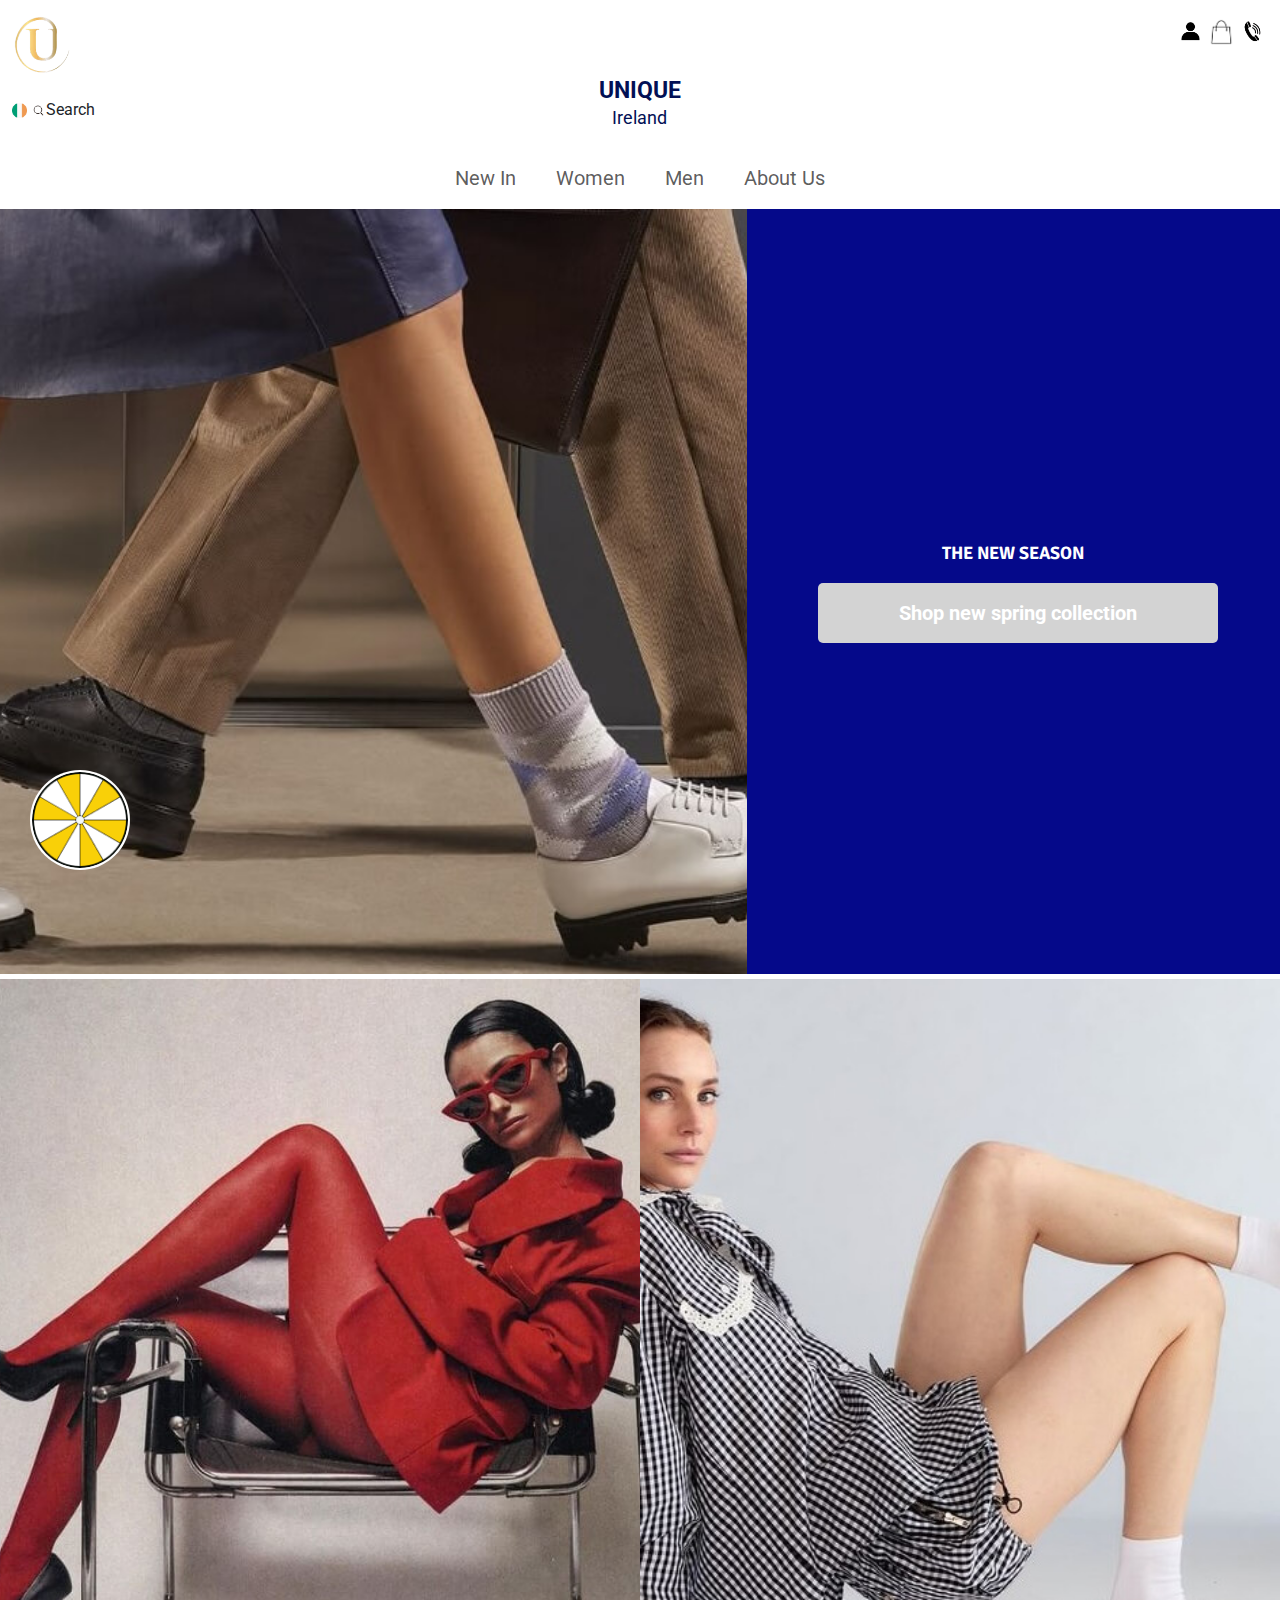
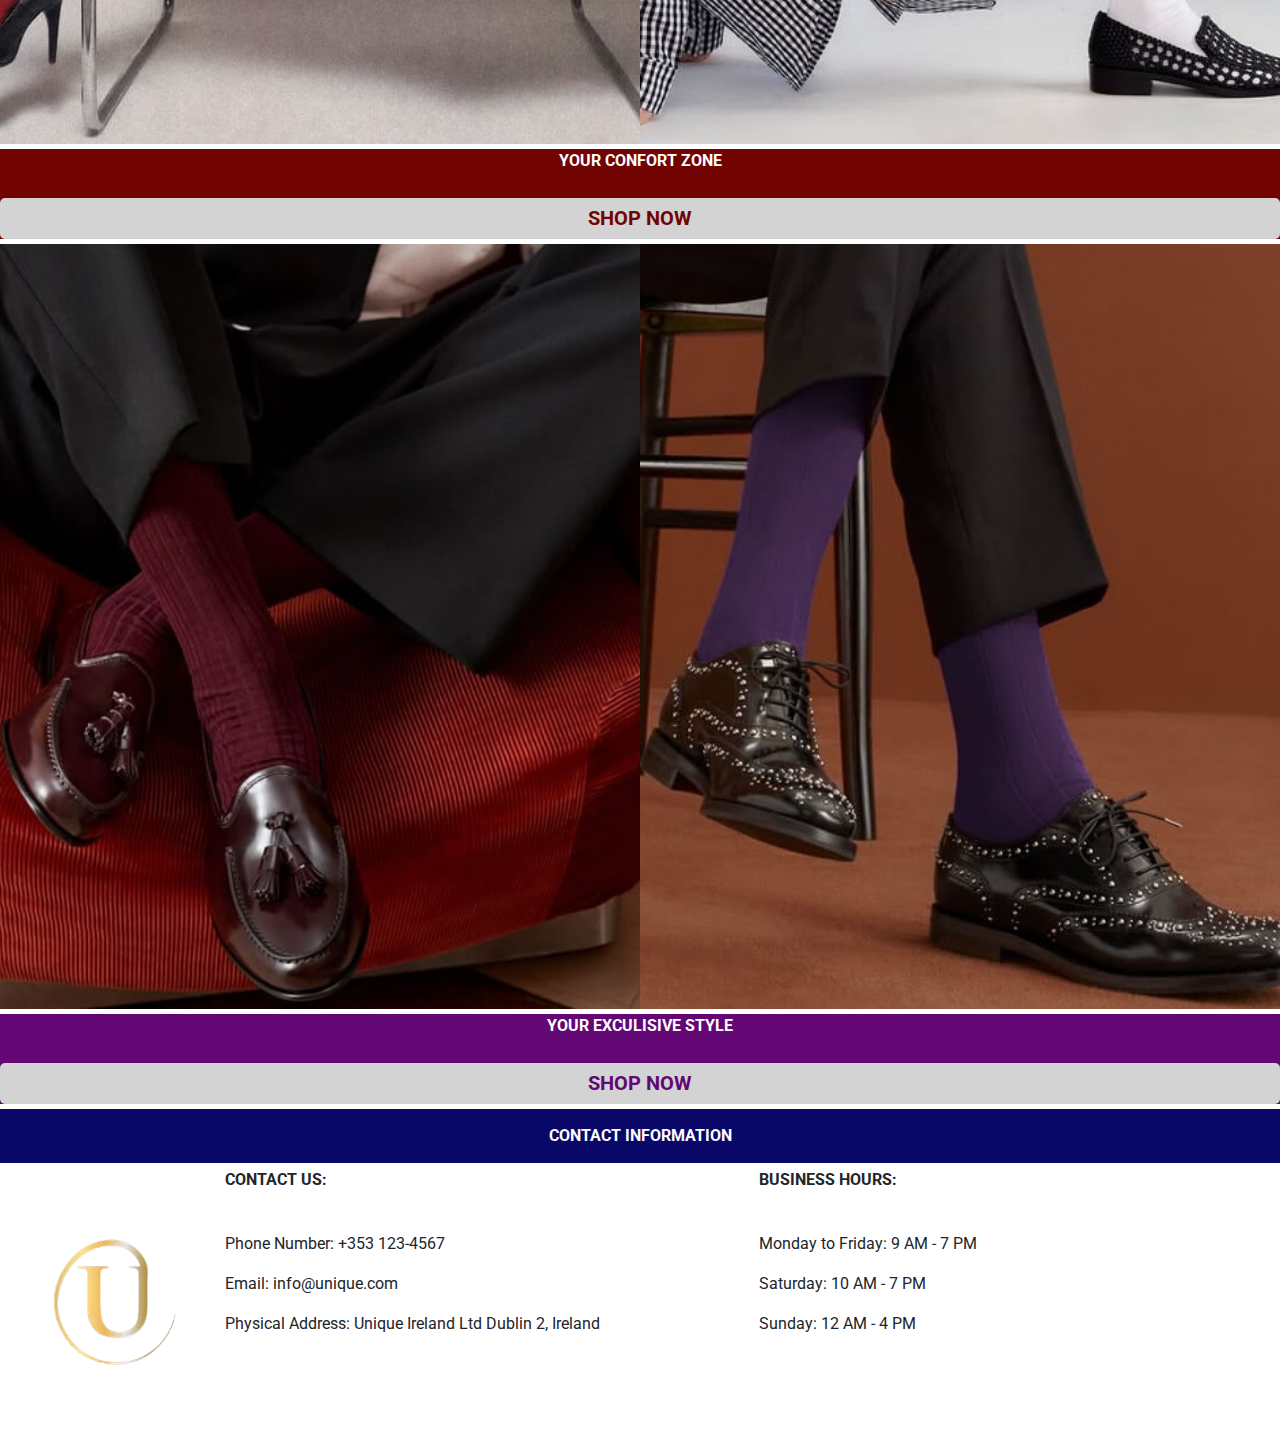
<file: index.html>
<!-- Author: Angirmaa x24177032, Xinming Hui x24176141 -->
<!DOCTYPE html>
<html lang="en">
  <head>
    <meta charset="utf-8">
    <meta name="viewport" content="width=device-width, initial-scale=1">
<!-- HEAD -->
    <meta
      name="description"
      content="The unique ireland online shoes shop website aims to provide customer order their desired durable leather shoes quick and easy way. We offer a wide range of shoes for both women and men">
    <meta name="robots" content="index,follow">
    <meta name="googlebot" content="index,follow">
    <title>Shoe Shop</title>
    <link rel="stylesheet" href="css/style.css">
    <link
      href="https://fonts.googleapis.com/css2?family=Charm:wght@400;700&family=Roboto:ital,wght@0,100..900;1,100..900&family=Signika+Negative:wght@300..700&display=swap"
      rel="stylesheet"
    >
    <link
      href="https://cdn.jsdelivr.net/npm/bootstrap@5.3.3/dist/css/bootstrap.min.css"
      rel="stylesheet"
      integrity="sha384-QWTKZyjpPEjISv5WaRU9OFeRpok6YctnYmDr5pNlyT2bRjXh0JMhjY6hW+ALEwIH"
      crossorigin="anonymous"
    >
  </head>
  <body>
    <div class="container-fluid containerMain">
      <div class="row d-flex align-items-start justify-content-end mt-3">
        <div
          class="col-6 d-flex flex-column align-items-start justify-content-center"
        >
          <a href="./index.html">
            <img src="./imgs/index/logo.png" alt="logo" class="logo">
          </a>
        </div>
        <div class="col-6 d-flex justify-content-end">
          <a href="./pages/signup.html">
            <img
              src="./imgs/index/CreateAccountAvatar.png"
              alt="Account"
              class="icon"
            >
          </a>
          <img
            id="bag"
            src="./imgs/index/ShoppingBagAvatar.png"
            alt="Bag"
            class="icon"
          >
          <img
            id="contactus"
            src="./imgs/index/contactAvatar.png"
            alt="Phone"
            class="icon"
          >
        </div>
      </div>
      <div class="row d-flex align-items-center">
        <div class="col-4">
          <div class="d-flex align-items-center">
            <img src="./imgs/index/ireland.png" alt="Ireland" class="sicon">
            <img
              src="./imgs/index/search.png"
              alt="search"
              class="sicon ms-1"
            >
            <p class="serach">Search</p>
          </div>
        </div>
        <div class="col-4 d-flex justify-content-center">
          <div class="d-flex flex-column align-items-center">
            <p class="mbm5 shopName">UNIQUE</p>
            <p class="shopSubtitle">Ireland</p>
          </div>
        </div>
        <div class="col-4"></div>
      </div>
      <div id="navbar" class="row">
        <div class="container d-flex align-items-center justify-content-center">
          <nav class="navbar navbar-expand-sm">
            <ul class="navbar-nav gap-4">
              <li class="nav-item">
                <a class="nav-link nitem" href="./pages/newin.html">New In</a>
              </li>
              <li class="nav-item">
                <a class="nav-link nitem" href="./pages/women.html">Women</a>
              </li>
              <li class="nav-item">
                <a class="nav-link nitem" href="./pages/men.html">Men</a>
              </li>
              <li class="nav-item">
                <a class="nav-link nitem" href="./pages/aboutUs.html"
                  >About Us</a
                >
              </li>
            </ul>
          </nav>
        </div>
      </div>

      <div class="row newInRow">
        <div class="col-sm-7 col-md-7 col-lg-7 newInImg"></div>
        <!-- Closing newInImg-->

        <div class="col-sm-5 col-md-5 col-lg-5 newInText">
          
          <p class="newSeasonText">THE NEW SEASON</p>
         
            <button onclick="location.href='pages/newIn.html'" class="shoppingButtonNewIn">
              Shop new spring collection
            </button>
         
        </div>
        <!-- Closing newInText-->
      </div>
      <!-- Closing newInRow-->

      <div class="row womenImgRow">
        <div class="col-sm-6 col-md-6 col-lg-6 womenImg1"></div>
        <!-- Closing womenImg1-->

        <div class="col-sm-6 col-md-6 col-lg-6 womenImg2"></div>
        <!-- Closing womenImg2-->
      </div>
      <!-- Closing womenImgRow-->

      <div class="row womenShopButton">
        <p class="confortZone">YOUR CONFORT ZONE</p>
      
          <button onclick="location.href='pages/women.html'" class="shoppingButtonWomen">SHOP NOW</button>
        
      </div>
      <!-- Closing womenShopButton-->

      <div class="row manImgRow">
        <div class="col-sm-6 col-md-6 col-lg-6 manImg1"></div>
        <!-- Closing manImg1-->

        <div class="col-sm-6 col-md-6 col-lg-6 manImg2"></div>
        <!-- Closing manImg2-->
      </div>
      <!-- Closing manImgRow-->

      <div class="row manShopButton">
        <p class="exculisiveStyle">YOUR EXCULISIVE STYLE</p>
        
          <button onclick="location.href='pages/men.html'" class="shoppingButtonMan">SHOP NOW</button>
        
      </div>
      <!-- Closing manShopButton-->

      <div class="row contactRow">CONTACT INFORMATION</div>
      <!-- Closing contact-->
      <div class="row contactInformationRow">
        <div class="col-sm-2 col-md-2 col-lg-2 footerLogoCol">
          <a href="index.html">
            <img
              class="footerLogo"
              src="imgs/index/logo.png"
              alt="this is the logo picture"
            >
          </a>
        </div>
        <!-- Closing footerLogoCol-->

        <div class="col-sm-5 col-md-5 col-lg-5 contactNumbersCol">
          <p class="contactText">CONTACT US:</p>
          <br>
          <p>Phone Number: +353 123-4567</p>
          <p>Email: info@unique.com</p>
          <p>Physical Address: Unique Ireland Ltd Dublin 2, Ireland</p>
        </div>
        <!-- contactNumbersCol-->
        <div class="col-sm-5 col-md-5 col-lg-5 businessHoursCol">
          <p class="businessHoursText">BUSINESS HOURS:</p>
          <br>
          <p>Monday to Friday: 9 AM - 7 PM</p>
          <p>Saturday: 10 AM - 7 PM</p>
          <p>Sunday: 12 AM - 4 PM</p>
        </div>
        <!-- Closing businessHoursCol-->
      </div>
      <!-- Closing contact information row-->
      <img
        id="lottery"
        src="./imgs/index/wheel.png"
        alt="Wheel"
        class="spinwheel rotate"
      >
    </div>
    <!-- Closing mainContainer-->

    <script>
      //Lottery
      const lottery = document.getElementById("lottery");
      lottery.addEventListener("click", () => {
        const randomNum = Math.floor(Math.random() * 101);
        alert(`Congrats, you got ${randomNum}% Off 🎁`);
      });
    </script>

    <script>
      //Scroll to content
      document.getElementById("bag").addEventListener("click", function () {
        var destination = document.getElementById("navbar");
        var positionY = destination.offsetTop + destination.offsetHeight;
        window.scrollTo(0, positionY);
      });
      //Scroll to the contact section
      document
        .getElementById("contactus")
        .addEventListener("click", function () {
          window.scrollTo(0, document.body.scrollHeight);
        });
    </script>
    <script
      src="https://cdn.jsdelivr.net/npm/bootstrap@5.3.3/dist/js/bootstrap.bundle.min.js"
      integrity="sha384-YvpcrYf0tY3lHB60NNkmXc5s9fDVZLESaAA55NDzOxhy9GkcIdslK1eN7N6jIeHz"
      crossorigin="anonymous"
    ></script>
  </body>
</html>
</file>
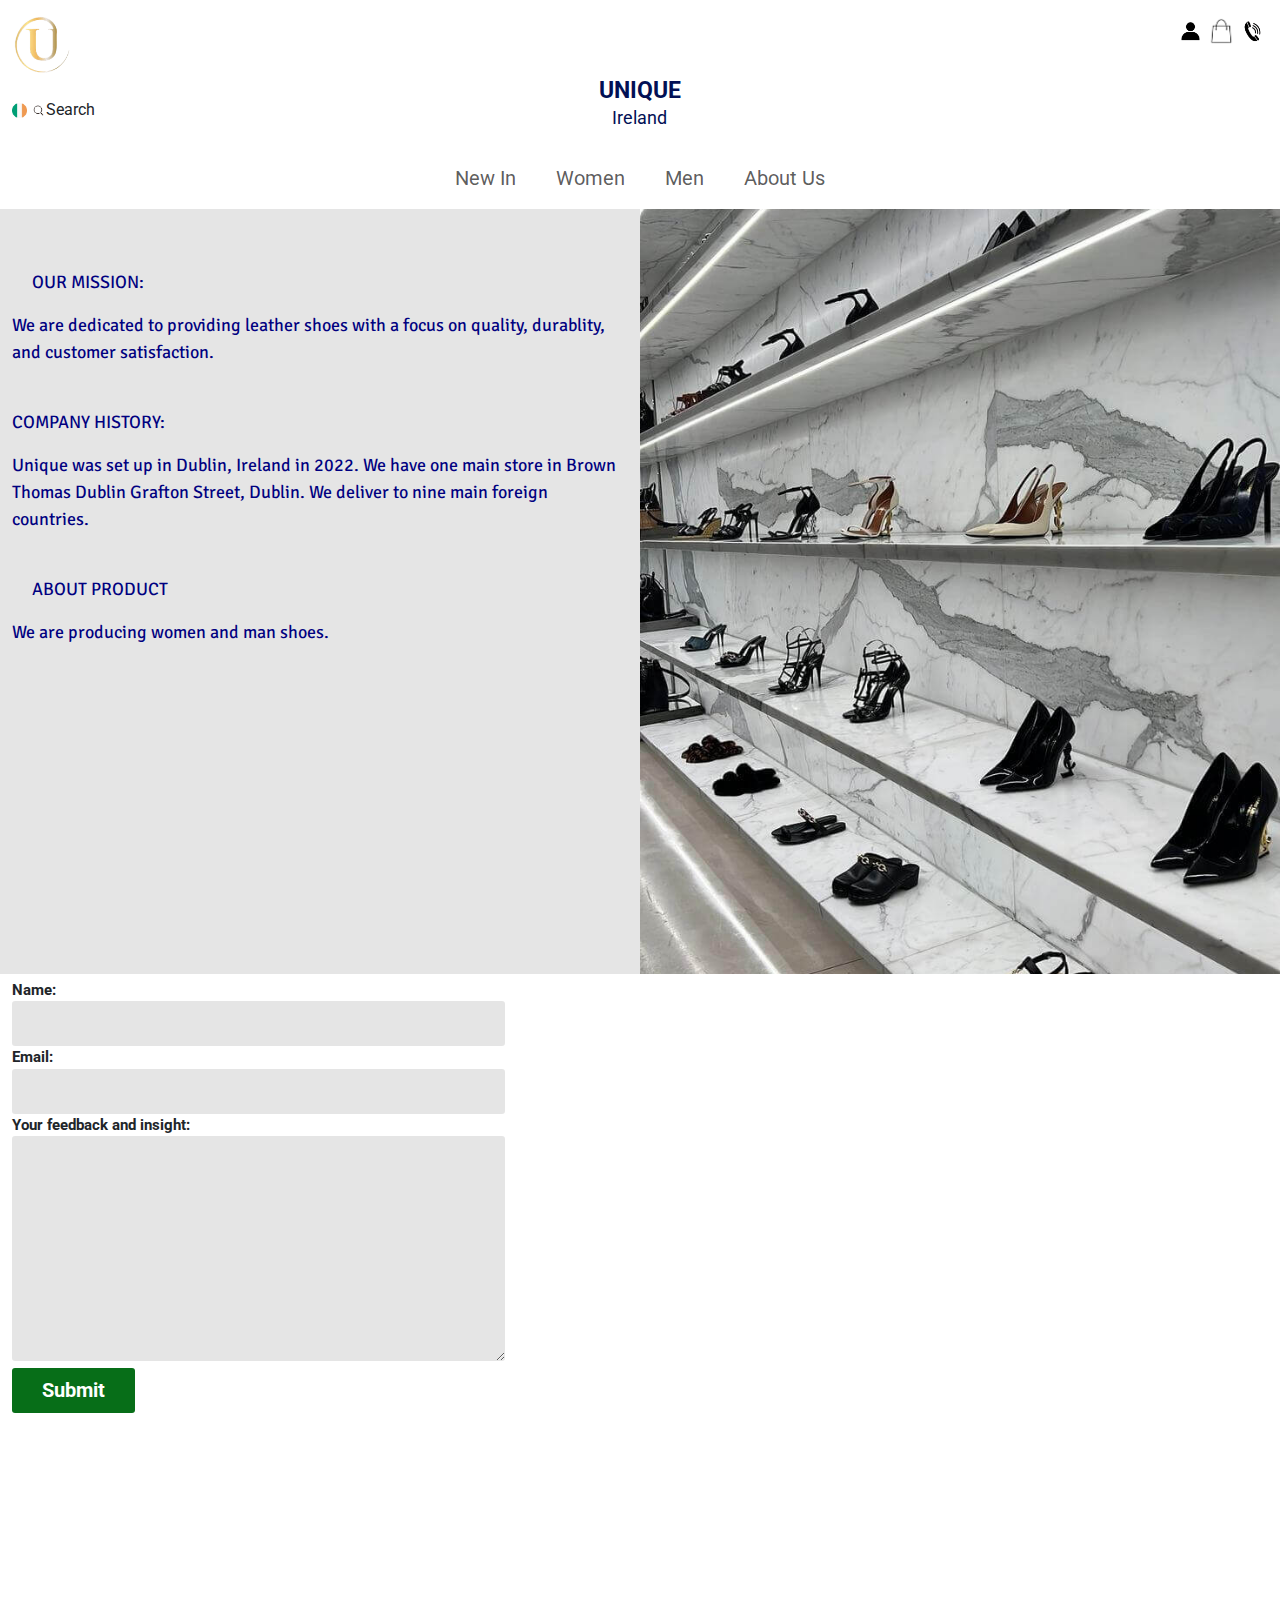
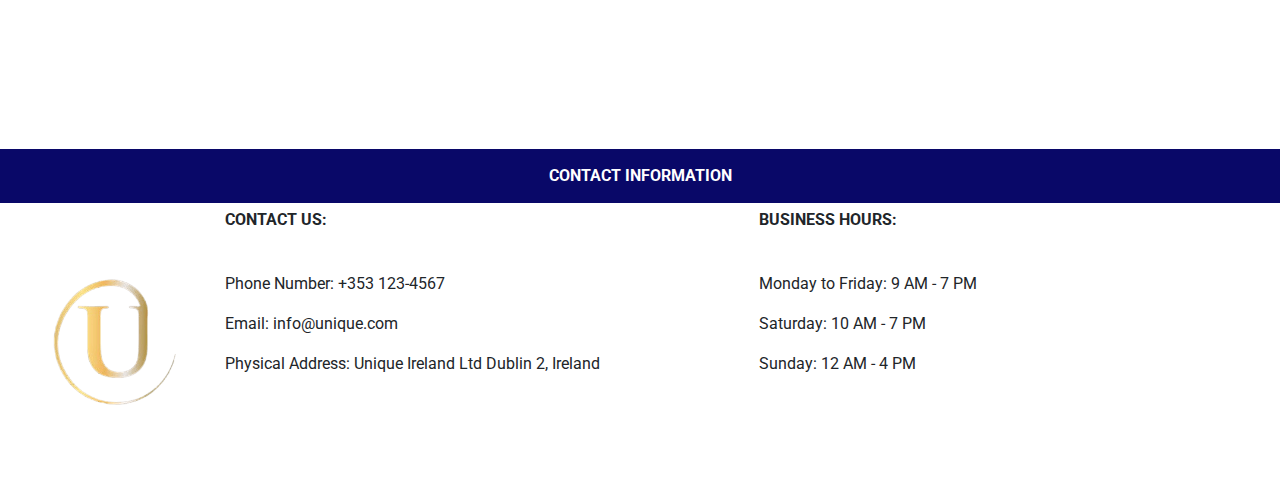
<file: pages/aboutUs.html>
<!-- Author: Angirmaa x24177032 -->
<!DOCTYPE html>
<html lang="en">
  <head>
    <meta charset="utf-8">
    <meta name="viewport" content="width=device-width, initial-scale=1">
    <meta
      name="description"
      content="The unique ireland online shoes shop website aims to provide customer order their desired durable leather shoes quick and easy way. We offer a wide range of shoes for both women and men"
    />
    <meta name="robots" content="index,follow" />
    <meta name="googlebot" content="index,follow" />
    <title>About us</title>
    <link rel="stylesheet" href="../css/style.css">
    <link
      href="https://fonts.googleapis.com/css2?family=Charm:wght@400;700&family=Roboto:ital,wght@0,100..900;1,100..900&family=Signika+Negative:wght@300..700&display=swap"
      rel="stylesheet"
    >
    <link
      href="https://cdn.jsdelivr.net/npm/bootstrap@5.3.3/dist/css/bootstrap.min.css"
      rel="stylesheet"
      integrity="sha384-QWTKZyjpPEjISv5WaRU9OFeRpok6YctnYmDr5pNlyT2bRjXh0JMhjY6hW+ALEwIH"
      crossorigin="anonymous"
    >
  </head>
  <body>
    <div class="container-fluid containerMain">
      <div class="row d-flex align-items-start justify-content-end mt-3">
        <div
          class="col-6 d-flex flex-column align-items-start justify-content-center"
        >
          <a href="../index.html">
            <img src="../imgs/index/logo.png" alt="logo" class="logo">
          </a>
        </div>
        <div class="col-6 d-flex justify-content-end">
          <a href="../pages/signup.html">
            <img
              src="../imgs/index/CreateAccountAvatar.png"
              alt="Account"
              class="icon"
            >
          </a>
          <a href="../index.html">
          <img
            id="bag"
            src="../imgs/index/ShoppingBagAvatar.png"
            alt="Bag"
            class="icon"
          >
          </a>
          <img
            id="contactus"
            src="../imgs/index/contactAvatar.png"
            alt="Phone"
            class="icon"
          >
        </div>
      </div>
      <div class="row d-flex align-items-center">
        <div class="col-4">
          <div class="d-flex align-items-center">
            <img src="../imgs/index/ireland.png" alt="Ireland" class="sicon">
            <img
              src="../imgs/index/search.png"
              alt="search"
              class="sicon ms-1"
            >
            <p class="serach">Search</p>
          </div>
        </div>
        <div class="col-4 d-flex justify-content-center">
          <div class="d-flex flex-column align-items-center">
            <p class="mbm5 shopName">UNIQUE</p>
            <p class="shopSubtitle">Ireland</p>
          </div>
        </div>
        <div class="col-4"></div>
      </div>
      <div id="navbar" class="row">
        <div class="container d-flex align-items-center justify-content-center">
          <nav class="navbar navbar-expand-sm">
            <ul class="navbar-nav gap-4">
              <li class="nav-item">
                <a class="nav-link nitem" href="./newin.html">New In</a>
              </li>
              <li class="nav-item">
                <a class="nav-link nitem" href="./women.html">Women</a>
              </li>
              <li class="nav-item">
                <a class="nav-link nitem" href="./men.html">Men</a>
              </li>
              <li class="nav-item">
                <a class="nav-link nitem" href="./aboutUs.html">About Us</a>
              </li>
            </ul>
          </nav>
        </div>
      </div>

      <div class="row aboutCompanyRow">
        <div class="col-sm-6 col-md-6 col-lg-6 aboutCompanyTextCol">
          <p class="missiontext">OUR MISSION:</p>
          <p class="missionDef">
            We are dedicated to providing leather shoes with a focus on quality,
            durablity, and customer satisfaction.
          </p>
          <br>
          <p class="companyHistory">COMPANY HISTORY:</p>
          <p class="companyHistoryDef">
            Unique was set up in Dublin, Ireland in 2022. We have one main store
            in Brown Thomas Dublin Grafton Street, Dublin. We deliver to nine
            main foreign countries.
          </p>
          <br>
          <p class="aboutCompany">ABOUT PRODUCT</p>
          <p>We are producing women and man shoes.</p>
        </div>
        <!-- Closing aboutCompanyTextCol-->

        <div class="col-sm-6 col-md-6 col-lg-6 storeImgCol">
         
        </div>
        <!-- Closing storeImgCol-->
      </div>
      <!-- Closing row aboutCompanyRow-->

      <div class="row CommentMap">
        <div class="col-sm-6 col-md-6 col-lg-6 costumerCommentFormCol">

          <form id="commentForm">
            <label for="name">Name:</label><br>
            <input
              type="text"
              id="name"
              name="name"
              minlength="2"
              maxlength="30"
              required
            ><br>
            <label for="email">Email:</label><br>
            <input 
              type="email" 
              id="email" 
              required 
              >
            <p id="emailError">
              Email is invalid, please check it.
            </p>
            <label>Your feedback and insight:</label><br>
            <textarea 
              class="comment" 
              name="comment" 
              minlength="30"
              required 
              ></textarea><br>
            <input
              type="submit"
              class="submitComment"
              value="Submit"
            >
          </form>
        </div>
        <!-- Closing costumerCommentFormCol-->

        <div class="col-sm-6 col-md-6 col-lg-6 googlemapCol">
          <iframe
            class="googleMap"
            src="https://www.google.com/maps/embed?pb=!1m18!1m12!1m3!1d2382.0461833418276!2d-6.262506023312517!3d53.34242947228822!2m3!1f0!2f0!3f0!3m2!1i1024!2i768!4f13.1!3m3!1m2!1s0x48670e9b9c94c0a3%3A0xa54c1aa91c311bb1!2sBrown%20Thomas%20Dublin!5e0!3m2!1sen!2sie!4v1744016233430!5m2!1sen!2sie"
            style="border: 0"
            allowfullscreen=""
            loading="lazy"
            referrerpolicy="no-referrer-when-downgrade"
          ></iframe>
        </div>
        <!-- Closing googlemapCol-->
      </div>
      <!-- Closing row CommentMap-->

      <div class="row contactRow">CONTACT INFORMATION</div>
      <!-- Closing contact-->
      <div class="row contactInformationRow">
        <div class="col-sm-2 col-md-2 col-lg-2 footerLogoCol">
          <a href="../index.html">
            <img
              class="footerLogo" src="../imgs/index/logo.png" alt="this is the logo picture">
          </a>
        </div>
        <!-- Closing footerLogoCol-->
        <div class="col-sm-5 col-md-5 col-lg-5 contactNumbersCol">
          <p class="contactText">CONTACT US:</p>
          <br>
          <p>Phone Number: +353 123-4567</p>
          <p>Email: info@unique.com</p>
          <p>Physical Address: Unique Ireland Ltd Dublin 2, Ireland</p>
        </div>
        <!-- contactNumbersCol-->
        <div class="col-sm-5 col-md-5 col-lg-5 businessHoursCol">
          <p class="businessHoursText">BUSINESS HOURS:</p>
          <br>
          <p>Monday to Friday: 9 AM - 7 PM</p>
          <p>Saturday: 10 AM - 7 PM</p>
          <p>Sunday: 12 AM - 4 PM</p>
        </div>
        <!-- Closing businessHoursCol-->
      </div>
      <!-- Closing contact information row-->
    </div>
    <!-- Closing mainContainer-->

    <script>
      //Scroll to the contact section
      document
        .getElementById("contactus")
        .addEventListener("click", function () {
          window.scrollTo(0, document.body.scrollHeight);
        });

      //Comment email 
      document
        .getElementById("email")
        .addEventListener("input", function () {
          const errorMessage = document.getElementById("emailError");

          const emailPattern = /^[a-zA-Z0-9._-]+@[a-zA-Z0-9.-]+\.[a-zA-Z]{2,}$/;

          if (!emailPattern.test(this.value)) {
            errorMessage.style.display = "block";
          } else {
            errorMessage.style.display = "none";
          }
        });

        // Submit button alert message 
        const form = document.getElementById("commentForm");
        form.addEventListener("submit", function(event) {
        event.preventDefault(); 
        alert("Thank you for your feedback!");
        });

    </script>

    <script
      src="https://cdn.jsdelivr.net/npm/bootstrap@5.3.3/dist/js/bootstrap.bundle.min.js"
      integrity="sha384-YvpcrYf0tY3lHB60NNkmXc5s9fDVZLESaAA55NDzOxhy9GkcIdslK1eN7N6jIeHz"
      crossorigin="anonymous"
    ></script>
  </body>
</html>
</file>
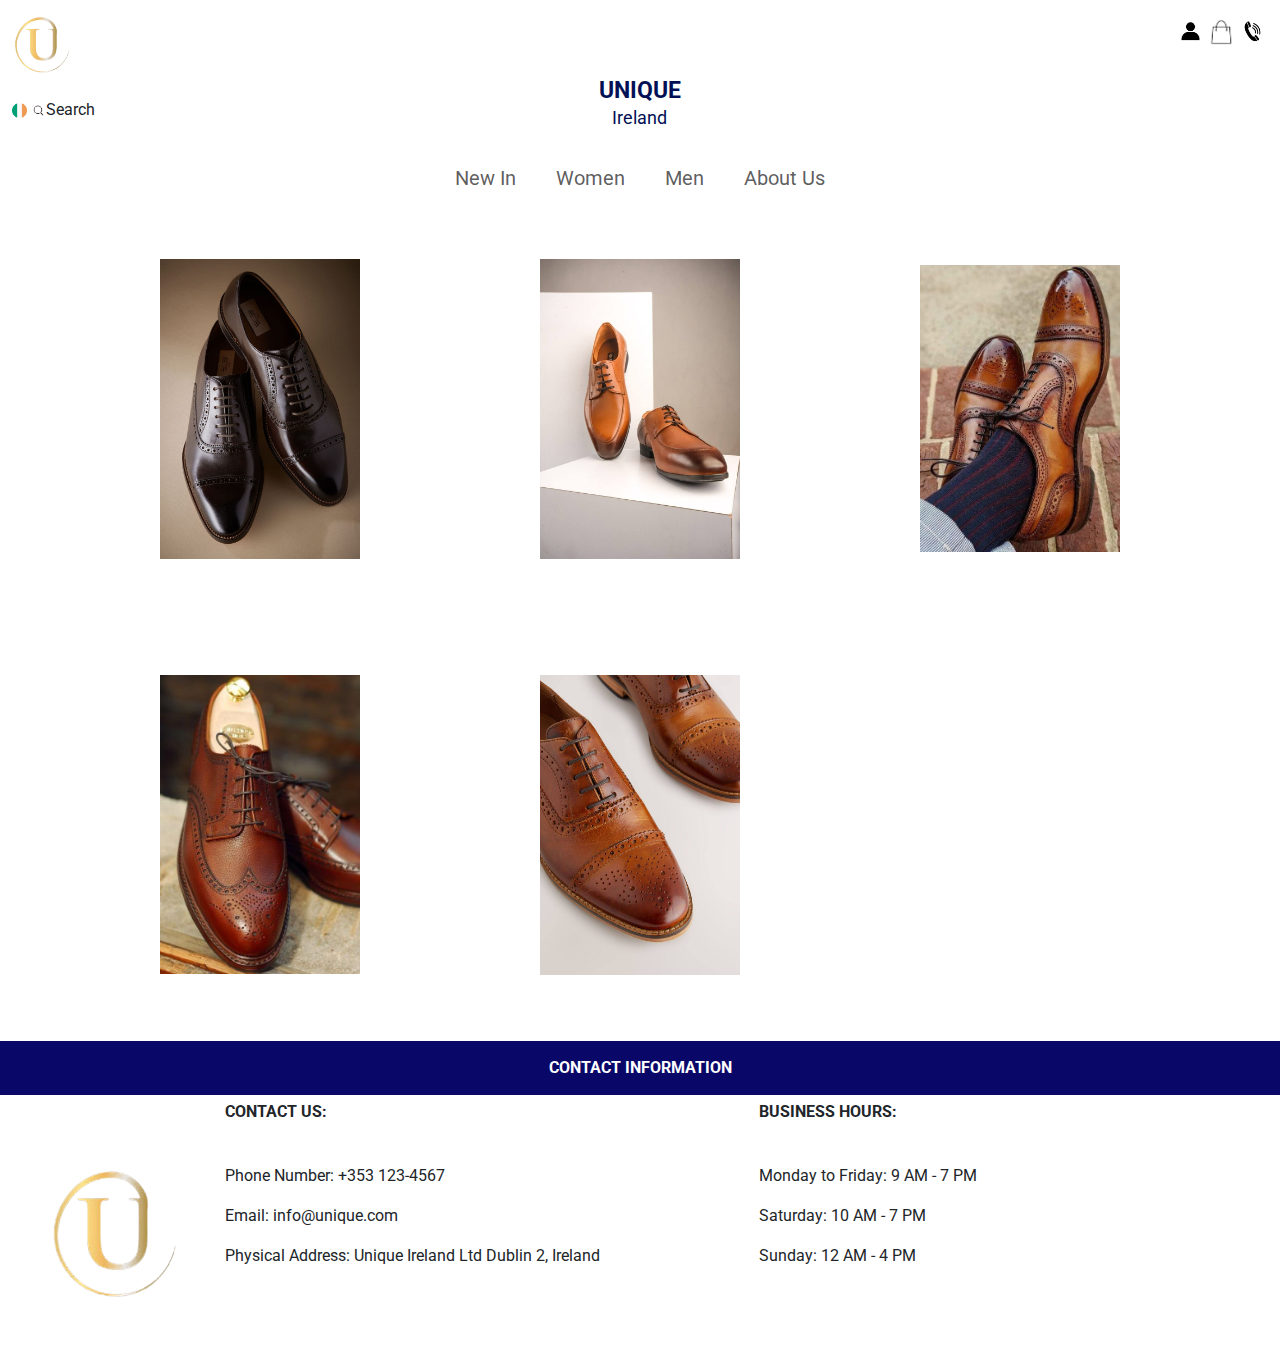
<file: pages/men.html>
<!-- Author: Xinming Hui x24176141 -->
<!DOCTYPE html>
<html lang="en">
  <head>
    <meta charset="utf-8" />
    <meta name="viewport" content="width=device-width, initial-scale=1" />
    <meta
      name="description"
      content="The unique ireland online shoes shop website aims to provide customer order their desired durable leather shoes quick and easy way. We offer a wide range of shoes for both women and men"
    />
    <meta name="robots" content="index,follow" />
    <meta name="googlebot" content="index,follow" />
    <title>Men</title>
    <link rel="stylesheet" href="../css/style.css" />
    <link
      href="https://fonts.googleapis.com/css2?family=Charm:wght@400;700&family=Roboto:ital,wght@0,100..900;1,100..900&family=Signika+Negative:wght@300..700&display=swap"
      rel="stylesheet"
    />
    <link
      href="https://cdn.jsdelivr.net/npm/bootstrap@5.3.3/dist/css/bootstrap.min.css"
      rel="stylesheet"
      integrity="sha384-QWTKZyjpPEjISv5WaRU9OFeRpok6YctnYmDr5pNlyT2bRjXh0JMhjY6hW+ALEwIH"
      crossorigin="anonymous"
    />
  </head>
  <body>
    <div class="container-fluid containerMain">
      <div class="row d-flex align-items-start justify-content-end mt-3">
        <div
          class="col-6 d-flex flex-column align-items-start justify-content-center"
        >
          <a href="../index.html">
            <img src="../imgs/index/logo.png" alt="logo" class="logo" />
          </a>
        </div>
        <div class="col-6 d-flex justify-content-end">
          <a href="./signup.html">
            <img
              src="../imgs/index/CreateAccountAvatar.png"
              alt="Account"
              class="icon"
            />
          </a>
          <img
            id="bag"
            src="../imgs/index/ShoppingBagAvatar.png"
            alt="Bag"
            class="icon"
          />
          <img
            id="contactus"
            src="../imgs/index/contactAvatar.png"
            alt="Phone"
            class="icon"
          />
        </div>
      </div>
      <div class="row d-flex align-items-center">
        <div class="col-4">
          <div class="d-flex align-items-center">
            <img src="../imgs/index/ireland.png" alt="Ireland" class="sicon" />
            <img
              src="../imgs/index/search.png"
              alt="search"
              class="sicon ms-1"
            />
            <p class="serach">Search</p>
          </div>
        </div>
        <div class="col-4 d-flex justify-content-center">
          <div class="d-flex flex-column align-items-center">
            <p class="mbm5 shopName">UNIQUE</p>
            <p class="shopSubtitle">Ireland</p>
          </div>
        </div>
        <div class="col-4"></div>
      </div>
      <div id="navbar" class="row">
        <div class="container d-flex align-items-center justify-content-center">
          <nav class="navbar navbar-expand-sm">
            <ul class="navbar-nav gap-4">
              <li class="nav-item">
                <a class="nav-link nitem" href="./newin.html">New In</a>
              </li>
              <li class="nav-item">
                <a class="nav-link nitem" href="./women.html">Women</a>
              </li>
              <li class="nav-item">
                <a class="nav-link nitem" href="./men.html">Men</a>
              </li>
              <li class="nav-item">
                <a class="nav-link nitem" href="./aboutUs.html">About Us</a>
              </li>
            </ul>
          </nav>
        </div>
      </div>
      <div class="container">
        <div class="row d-flex align-items-center">
          <div class="col-6 col-lg-4 mb-3 text-center">
            <div
              class="product d-flex flex-column align-items-center justify-content-center"
            >
              <img
                src="../imgs/men/man0.jpg"
                alt="Men's shoes"
                class="nicon d-block mx-auto"
              />
              <p class="iprice">€99</p>
            </div>
          </div>
          <div class="col-6 col-lg-4 mb-3 text-center">
            <div
              class="product d-flex flex-column align-items-center justify-content-center"
            >
              <img
                src="../imgs/men/man1.jpg"
                alt="Men's shoes"
                class="nicon d-block mx-auto"
              />
              <p class="iprice">€59</p>
            </div>
          </div>
          <div class="col-6 col-lg-4 mb-3 text-center">
            <div
              class="product d-flex flex-column align-items-center justify-content-center"
            >
              <img
                src="../imgs/men/man2.jpg"
                alt="Men's shoes"
                class="nicon d-block mx-auto"
              />
              <p class="iprice">€92</p>
            </div>
          </div>
          <div class="col-6 col-lg-4 mb-3 text-center">
            <div
              class="product d-flex flex-column align-items-center justify-content-center"
            >
              <img
                src="../imgs/men/man3.jpg"
                alt="Men's shoes"
                class="nicon d-block mx-auto"
              />
              <p class="iprice">€77</p>
            </div>
          </div>
          <div class="col-6 col-lg-4 mb-3 text-center">
            <div
              class="product d-flex flex-column align-items-center justify-content-center"
            >
              <img
                src="../imgs/men/man4.jpg"
                alt="Men's shoes"
                class="nicon d-block mx-auto"
              />
              <p class="iprice">€126</p>
            </div>
          </div>
        </div>
      </div>
      <div class="row contactRow">CONTACT INFORMATION</div>
      <!-- Closing contact-->
      <div class="row contactInformationRow">
        <div class="col-sm-2 col-md-2 col-lg-2 footerLogoCol">
          <a href="../index.html">
            <img
              class="footerLogo"
              src="../imgs/index/logo.png"
              alt="this is the logo picture"
            />
          </a>
        </div>
        <!-- Closing footerLogoCol-->

        <div class="col-sm-5 col-md-5 col-lg-5 contactNumbersCol">
          <p class="contactText">CONTACT US:</p>
          <br />
          <p>Phone Number: +353 123-4567</p>
          <p>Email: info@unique.com</p>
          <p>Physical Address: Unique Ireland Ltd Dublin 2, Ireland</p>
        </div>
        <!-- contactNumbersCol-->
        <div class="col-sm-5 col-md-5 col-lg-5 businessHoursCol">
          <p class="businessHoursText">BUSINESS HOURS:</p>
          <br />
          <p>Monday to Friday: 9 AM - 7 PM</p>
          <p>Saturday: 10 AM - 7 PM</p>
          <p>Sunday: 12 AM - 4 PM</p>
        </div>
        <!-- Closing businessHoursCol-->
      </div>
    </div>

    <script>
      //Display iprice info
      const imgs = document.querySelectorAll("img");
      imgs.forEach((img) => {
        img.addEventListener("click", (e) => {
          const priceE = e.target.closest(".product").querySelector(".iprice");
          priceE.style.display = "block";
        });
      });
    </script>
    <script>
      //Scroll to content
      document.getElementById("bag").addEventListener("click", function () {
        var destination = document.getElementById("navbar");
        var positionY = destination.offsetTop + destination.offsetHeight;
        window.scrollTo(0, positionY);
      });
      //Scroll to the contact section
      document
        .getElementById("contactus")
        .addEventListener("click", function () {
          window.scrollTo(0, document.body.scrollHeight);
        });
    </script>
    <script
      src="https://cdn.jsdelivr.net/npm/bootstrap@5.3.3/dist/js/bootstrap.bundle.min.js"
      integrity="sha384-YvpcrYf0tY3lHB60NNkmXc5s9fDVZLESaAA55NDzOxhy9GkcIdslK1eN7N6jIeHz"
      crossorigin="anonymous"
    ></script>
  </body>
</html>
</file>
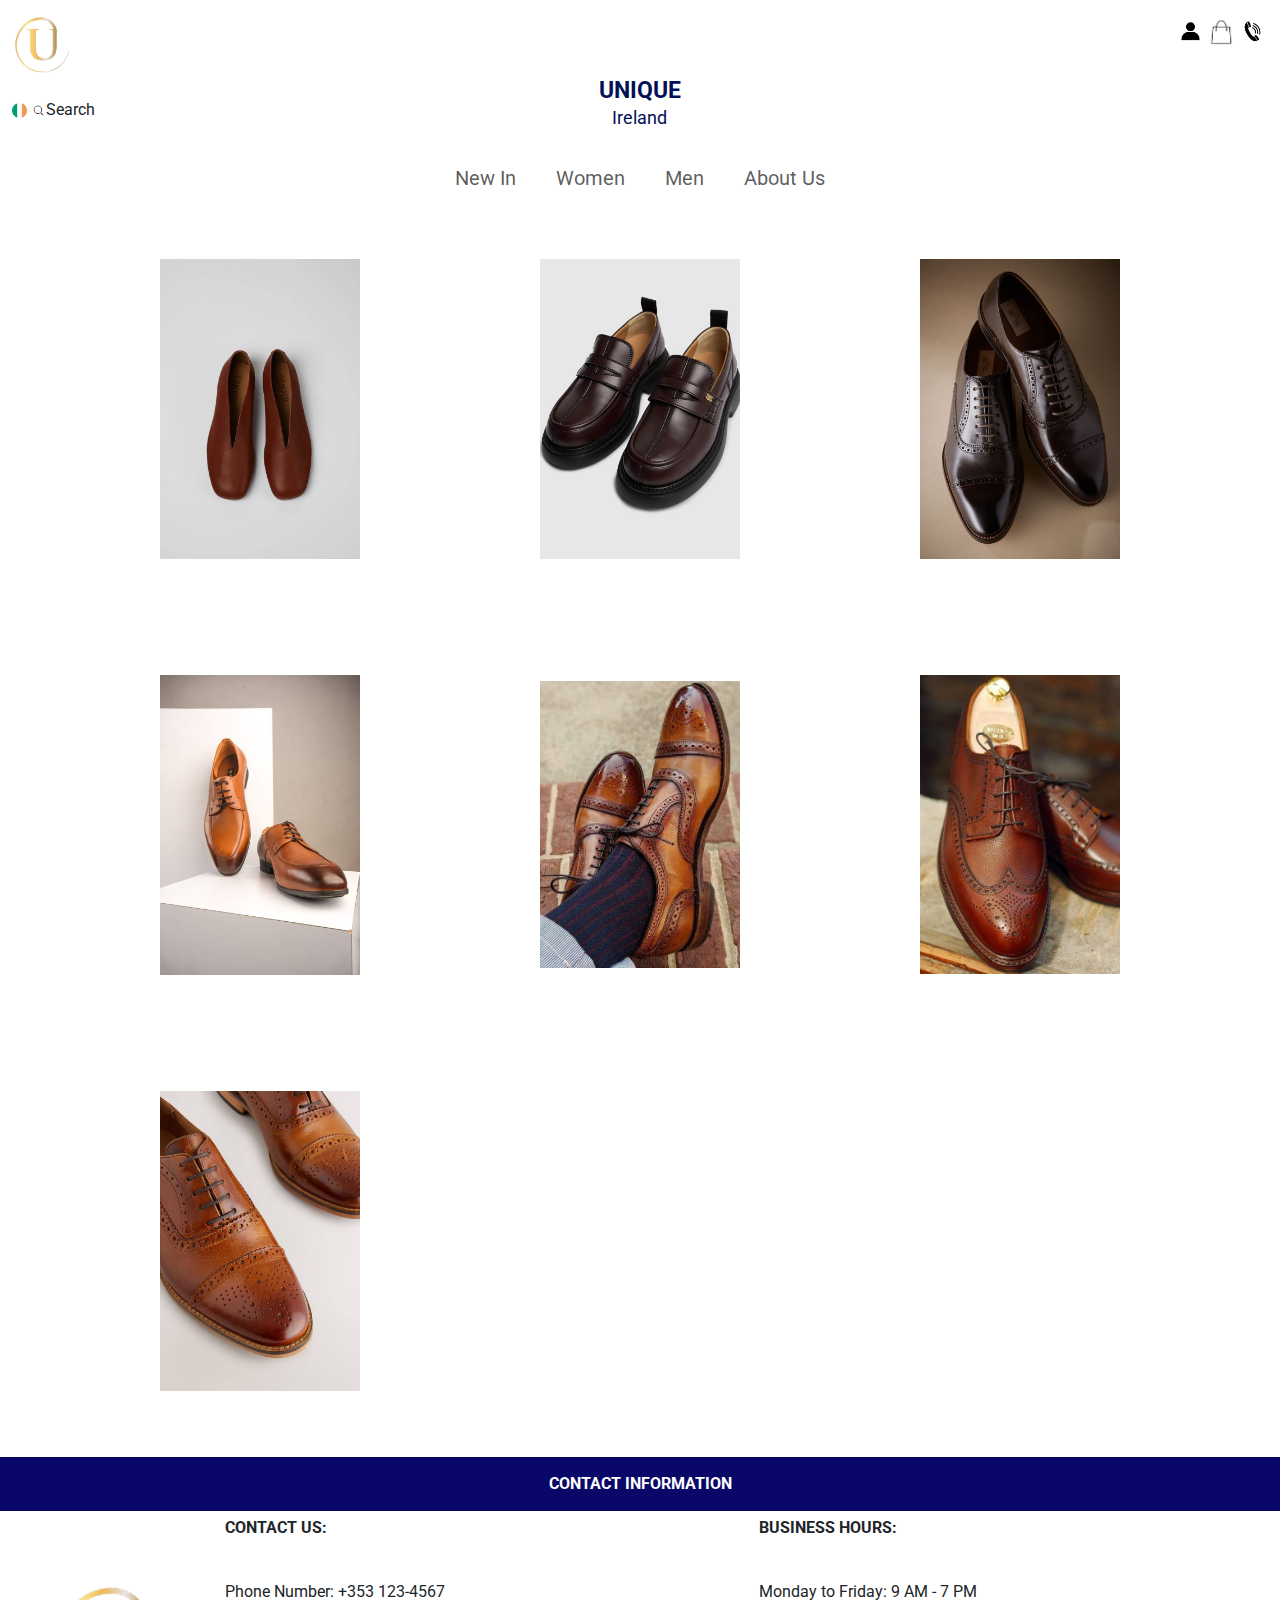
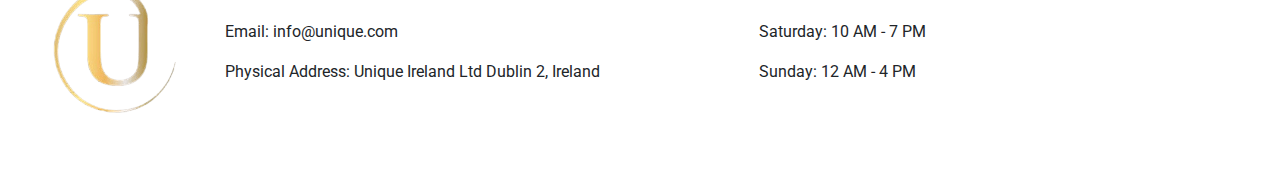
<file: pages/newin.html>
<!-- Author: Xinming Hui x24176141 -->
<!DOCTYPE html>
<html lang="en">
  <head>
    <meta charset="utf-8" />
    <meta name="viewport" content="width=device-width, initial-scale=1" />
    <meta
      name="description"
      content="The unique ireland online shoes shop website aims to provide customer order their desired durable leather shoes quick and easy way. We offer a wide range of shoes for both women and men"
    />
    <meta name="robots" content="index,follow" />
    <meta name="googlebot" content="index,follow" />
    <title>New In</title>
    <link rel="stylesheet" href="../css/style.css" />
    <link
      href="https://fonts.googleapis.com/css2?family=Charm:wght@400;700&family=Roboto:ital,wght@0,100..900;1,100..900&family=Signika+Negative:wght@300..700&display=swap"
      rel="stylesheet"
    />
    <link
      href="https://cdn.jsdelivr.net/npm/bootstrap@5.3.3/dist/css/bootstrap.min.css"
      rel="stylesheet"
      integrity="sha384-QWTKZyjpPEjISv5WaRU9OFeRpok6YctnYmDr5pNlyT2bRjXh0JMhjY6hW+ALEwIH"
      crossorigin="anonymous"
    />
  </head>
  <body>
    <div class="container-fluid containerMain">
      <div class="row d-flex align-items-start justify-content-end mt-3">
        <div
          class="col-6 d-flex flex-column align-items-start justify-content-center"
        >
          <a href="../index.html">
            <img src="../imgs/index/logo.png" alt="logo" class="logo" />
          </a>
        </div>
        <div class="col-6 d-flex justify-content-end">
          <a href="./signup.html">
            <img
              src="../imgs/index/CreateAccountAvatar.png"
              alt="Account"
              class="icon"
            />
          </a>
          <img
            id="bag"
            src="../imgs/index/ShoppingBagAvatar.png"
            alt="Bag"
            class="icon"
          />
          <img
            id="contactus"
            src="../imgs/index/contactAvatar.png"
            alt="Phone"
            class="icon"
          />
        </div>
      </div>
      <div class="row d-flex align-items-center">
        <div class="col-4">
          <div class="d-flex align-items-center">
            <img src="../imgs/index/ireland.png" alt="Ireland" class="sicon" />
            <img
              src="../imgs/index/search.png"
              alt="search"
              class="sicon ms-1"
            />
            <p class="serach">Search</p>
          </div>
        </div>
        <div class="col-4 d-flex justify-content-center">
          <div class="d-flex flex-column align-items-center">
            <p class="mbm5 shopName">UNIQUE</p>
            <p class="shopSubtitle">Ireland</p>
          </div>
        </div>
        <div class="col-4"></div>
      </div>
      <div id="navbar" class="row">
        <div class="container d-flex align-items-center justify-content-center">
          <nav class="navbar navbar-expand-sm">
            <ul class="navbar-nav gap-4">
              <li class="nav-item">
                <a class="nav-link nitem" href="./newin.html">New In</a>
              </li>
              <li class="nav-item">
                <a class="nav-link nitem" href="./women.html">Women</a>
              </li>
              <li class="nav-item">
                <a class="nav-link nitem" href="./men.html">Men</a>
              </li>
              <li class="nav-item">
                <a class="nav-link nitem" href="./aboutUs.html">About Us</a>
              </li>
            </ul>
          </nav>
        </div>
      </div>
      <div class="container">
        <div class="row d-flex align-items-center">
          <div class="col-6 col-lg-4 mb-3 text-center">
            <div
              class="product d-flex flex-column align-items-center justify-content-center"
            >
              <img
                src="../imgs/newin/woman0.jpg"
                alt="Woman's shoes"
                class="nicon d-block mx-auto"
              />
              <p class="iprice">€139</p>
            </div>
          </div>
          <div class="col-6 col-lg-4 mb-3 text-center">
            <div
              class="product d-flex flex-column align-items-center justify-content-center"
            >
              <img
                src="../imgs/newin/woman1.jpg"
                alt="Woman's shoes"
                class="nicon d-block mx-auto"
              />
              <p class="iprice">€299</p>
            </div>
          </div>
          <div class="col-6 col-lg-4 mb-3 text-center">
            <div
              class="product d-flex flex-column align-items-center justify-content-center"
            >
              <img
                src="../imgs/men/man0.jpg"
                alt="Men's shoes"
                class="nicon d-block mx-auto"
              />
              <p class="iprice">€99</p>
            </div>
          </div>
          <div class="col-6 col-lg-4 mb-3 text-center">
            <div
              class="product d-flex flex-column align-items-center justify-content-center"
            >
              <img
                src="../imgs/men/man1.jpg"
                alt="Men's shoes"
                class="nicon d-block mx-auto"
              />
              <p class="iprice">€59</p>
            </div>
          </div>
          <div class="col-6 col-lg-4 mb-3 text-center">
            <div
              class="product d-flex flex-column align-items-center justify-content-center"
            >
              <img
                src="../imgs/men/man2.jpg"
                alt="Men's shoes"
                class="nicon d-block mx-auto"
              />
              <p class="iprice">€92</p>
            </div>
          </div>
          <div class="col-6 col-lg-4 mb-3 text-center">
            <div
              class="product d-flex flex-column align-items-center justify-content-center"
            >
              <img
                src="../imgs/men/man3.jpg"
                alt="Men's shoes"
                class="nicon d-block mx-auto"
              />
              <p class="iprice">€77</p>
            </div>
          </div>
          <div class="col-6 col-lg-4 mb-3 text-center">
            <div
              class="product d-flex flex-column align-items-center justify-content-center"
            >
              <img
                src="../imgs/men/man4.jpg"
                alt="Men's shoes"
                class="nicon d-block mx-auto"
              />
              <p class="iprice">€126</p>
            </div>
          </div>
        </div>
      </div>
      <div class="row contactRow">CONTACT INFORMATION</div>
      <!-- Closing contact-->
      <div class="row contactInformationRow">
        <div class="col-sm-2 col-md-2 col-lg-2 footerLogoCol">
          <a href="../index.html">
            <img
              class="footerLogo"
              src="../imgs/index/logo.png"
              alt="this is the logo picture"
            />
          </a>
        </div>
        <!-- Closing footerLogoCol-->

        <div class="col-sm-5 col-md-5 col-lg-5 contactNumbersCol">
          <p class="contactText">CONTACT US:</p>
          <br />
          <p>Phone Number: +353 123-4567</p>
          <p>Email: info@unique.com</p>
          <p>Physical Address: Unique Ireland Ltd Dublin 2, Ireland</p>
        </div>
        <!-- contactNumbersCol-->
        <div class="col-sm-5 col-md-5 col-lg-5 businessHoursCol">
          <p class="businessHoursText">BUSINESS HOURS:</p>
          <br />
          <p>Monday to Friday: 9 AM - 7 PM</p>
          <p>Saturday: 10 AM - 7 PM</p>
          <p>Sunday: 12 AM - 4 PM</p>
        </div>
        <!-- Closing businessHoursCol-->
      </div>
    </div>

    <script>
      //Display iprice info
      const imgs = document.querySelectorAll("img");
      imgs.forEach((img) => {
        img.addEventListener("click", (e) => {
          const priceE = e.target.closest(".product").querySelector(".iprice");
          priceE.style.display = "block";
        });
      });
    </script>
    <script>
      //Scroll to content
      document.getElementById("bag").addEventListener("click", function () {
        var destination = document.getElementById("navbar");
        var positionY = destination.offsetTop + destination.offsetHeight;
        window.scrollTo(0, positionY);
      });
      //Scroll to the contact section
      document
        .getElementById("contactus")
        .addEventListener("click", function () {
          window.scrollTo(0, document.body.scrollHeight);
        });
    </script>
    <script
      src="https://cdn.jsdelivr.net/npm/bootstrap@5.3.3/dist/js/bootstrap.bundle.min.js"
      integrity="sha384-YvpcrYf0tY3lHB60NNkmXc5s9fDVZLESaAA55NDzOxhy9GkcIdslK1eN7N6jIeHz"
      crossorigin="anonymous"
    ></script>
  </body>
</html>
</file>
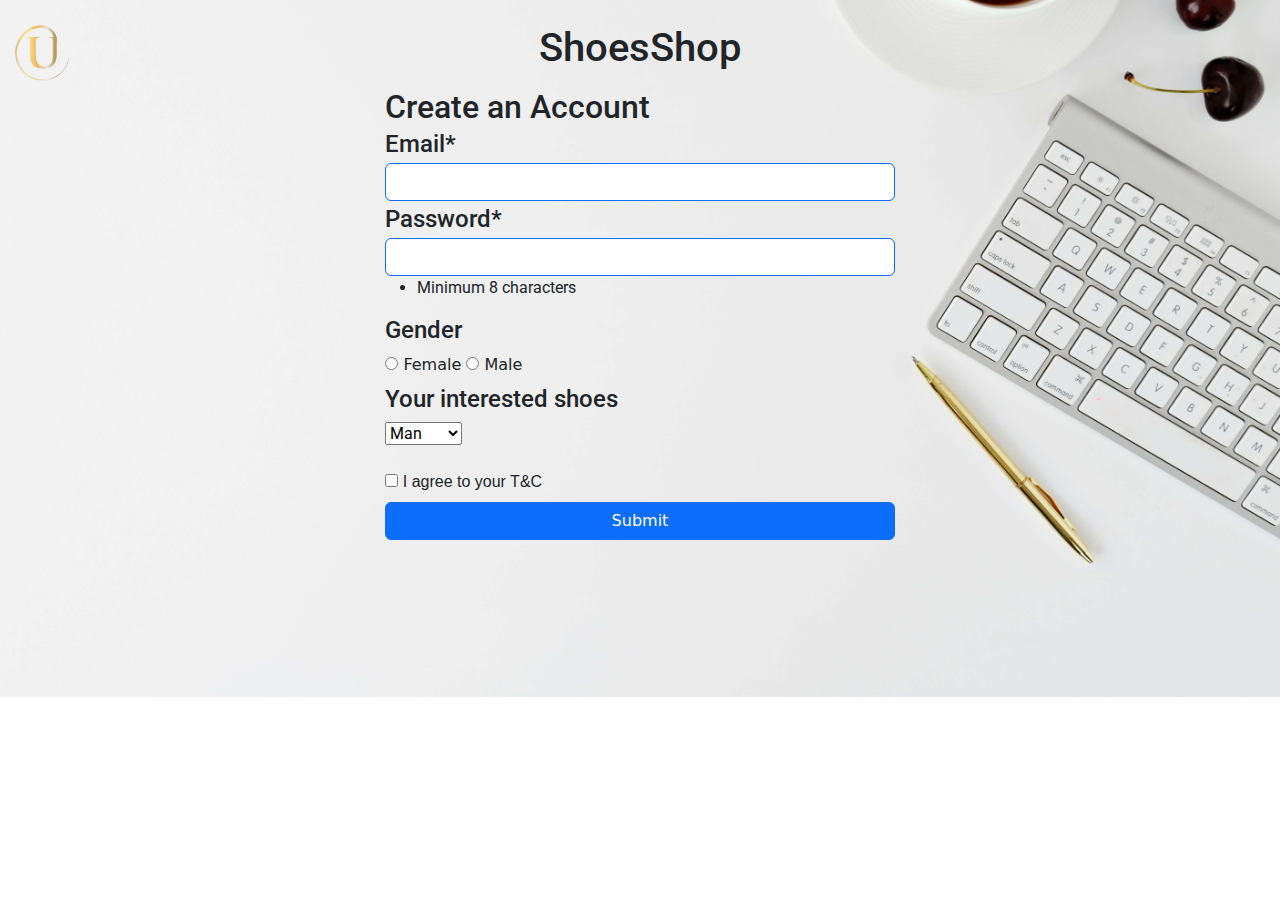
<file: pages/signup.html>
<!-- Author: Xinming Hui x24176141 -->
<!DOCTYPE html>
<html lang="en">
  <head>
    <meta charset="utf-8" />
    <meta name="viewport" content="width=device-width, initial-scale=1" />
    <meta
      name="description"
      content="The unique ireland online shoes shop website aims to provide customer order their desired durable leather shoes quick and easy way. We offer a wide range of shoes for both women and men"
    />
    <meta name="robots" content="index,follow" />
    <meta name="googlebot" content="index,follow" />
    <title>Sign Up</title>
    <link rel="stylesheet" href="../css/style.css" />
    <link
      href="https://cdn.jsdelivr.net/npm/bootstrap@5.3.3/dist/css/bootstrap.min.css"
      rel="stylesheet"
      integrity="sha384-QWTKZyjpPEjISv5WaRU9OFeRpok6YctnYmDr5pNlyT2bRjXh0JMhjY6hW+ALEwIH"
      crossorigin="anonymous"
    />
    <link
      href="https://fonts.googleapis.com/css2?family=Charm:wght@400;700&family=Roboto:ital,wght@0,100..900;1,100..900&family=Signika+Negative:wght@300..700&display=swap"
      rel="stylesheet"
    />
  </head>
  <body class="signup">
    <div class="container-fluid pt-4">
      <div class="row">
        <div class="col-4">
          <a href="../index.html">
            <img src="../imgs/index/logo.png" alt="logo" class="logo" />
          </a>
        </div>
        <div class="col-4">
          <h1 class="roboto text-center mb-3">ShoesShop</h1>
        </div>
        <div class="col-4"></div>
      </div>
      <div class="row justify-content-center">
        <div class="col-6 col-md-5">
          <h2 class="roboto mb-1">Create an Account</h2>
          <form action="../index.html" method="get">
            <h4 class="roboto mb-1">Email*</h4>
            <input
              id="emailInput"
              type="email"
              class="form-control border border-primary focus-ring"
              required
            />
            <p class="roboto error_tips mt-1" id="emailError">
              Email is invalid, please check it.
            </p>
            <h4 class="roboto mb-1 mt-1">Password*</h4>
            <input
              type="password"
              minlength="8"
              class="form-control border border-primary focus-ring"
              required
            />
            <ul>
              <li class="roboto">Minimum 8 characters</li>
            </ul>
            <h4 class="roboto">Gender</h4>
            <input type="radio" name="gender" value="Female" class="roboto" />
            Female
            <input type="radio" name="gender" value="Male" class="roboto" />
            Male
            <h4 class="roboto mt-2">Your interested shoes</h4>
            <select id="shoe" name="shoe" class="roboto">
              <option value="Man">Man</option>
              <option value="Woman">Woman</option>
              <option value="Both">Both</option>
            </select>
            <div class="signika mt-4 mb-2">
              <input type="checkbox" class="signika" /> I agree to your T&C
            </div>
            <input type="submit" class="roboto btn btn-primary w-100 mb-6" />
          </form>
        </div>
      </div>
    </div>
    <script>
      document
        .getElementById("emailInput")
        .addEventListener("input", function () {
          const errorMessage = document.getElementById("emailError");

          const emailPattern = /^[a-zA-Z0-9._-]+@[a-zA-Z0-9.-]+\.[a-zA-Z]{2,}$/;

          if (!emailPattern.test(this.value)) {
            errorMessage.style.display = "block";
          } else {
            errorMessage.style.display = "none";
          }
        });
    </script>
    <script
      src="https://cdn.jsdelivr.net/npm/bootstrap@5.3.3/dist/js/bootstrap.bundle.min.js"
      integrity="sha384-YvpcrYf0tY3lHB60NNkmXc5s9fDVZLESaAA55NDzOxhy9GkcIdslK1eN7N6jIeHz"
      crossorigin="anonymous"
    ></script>
  </body>
</html>
</file>
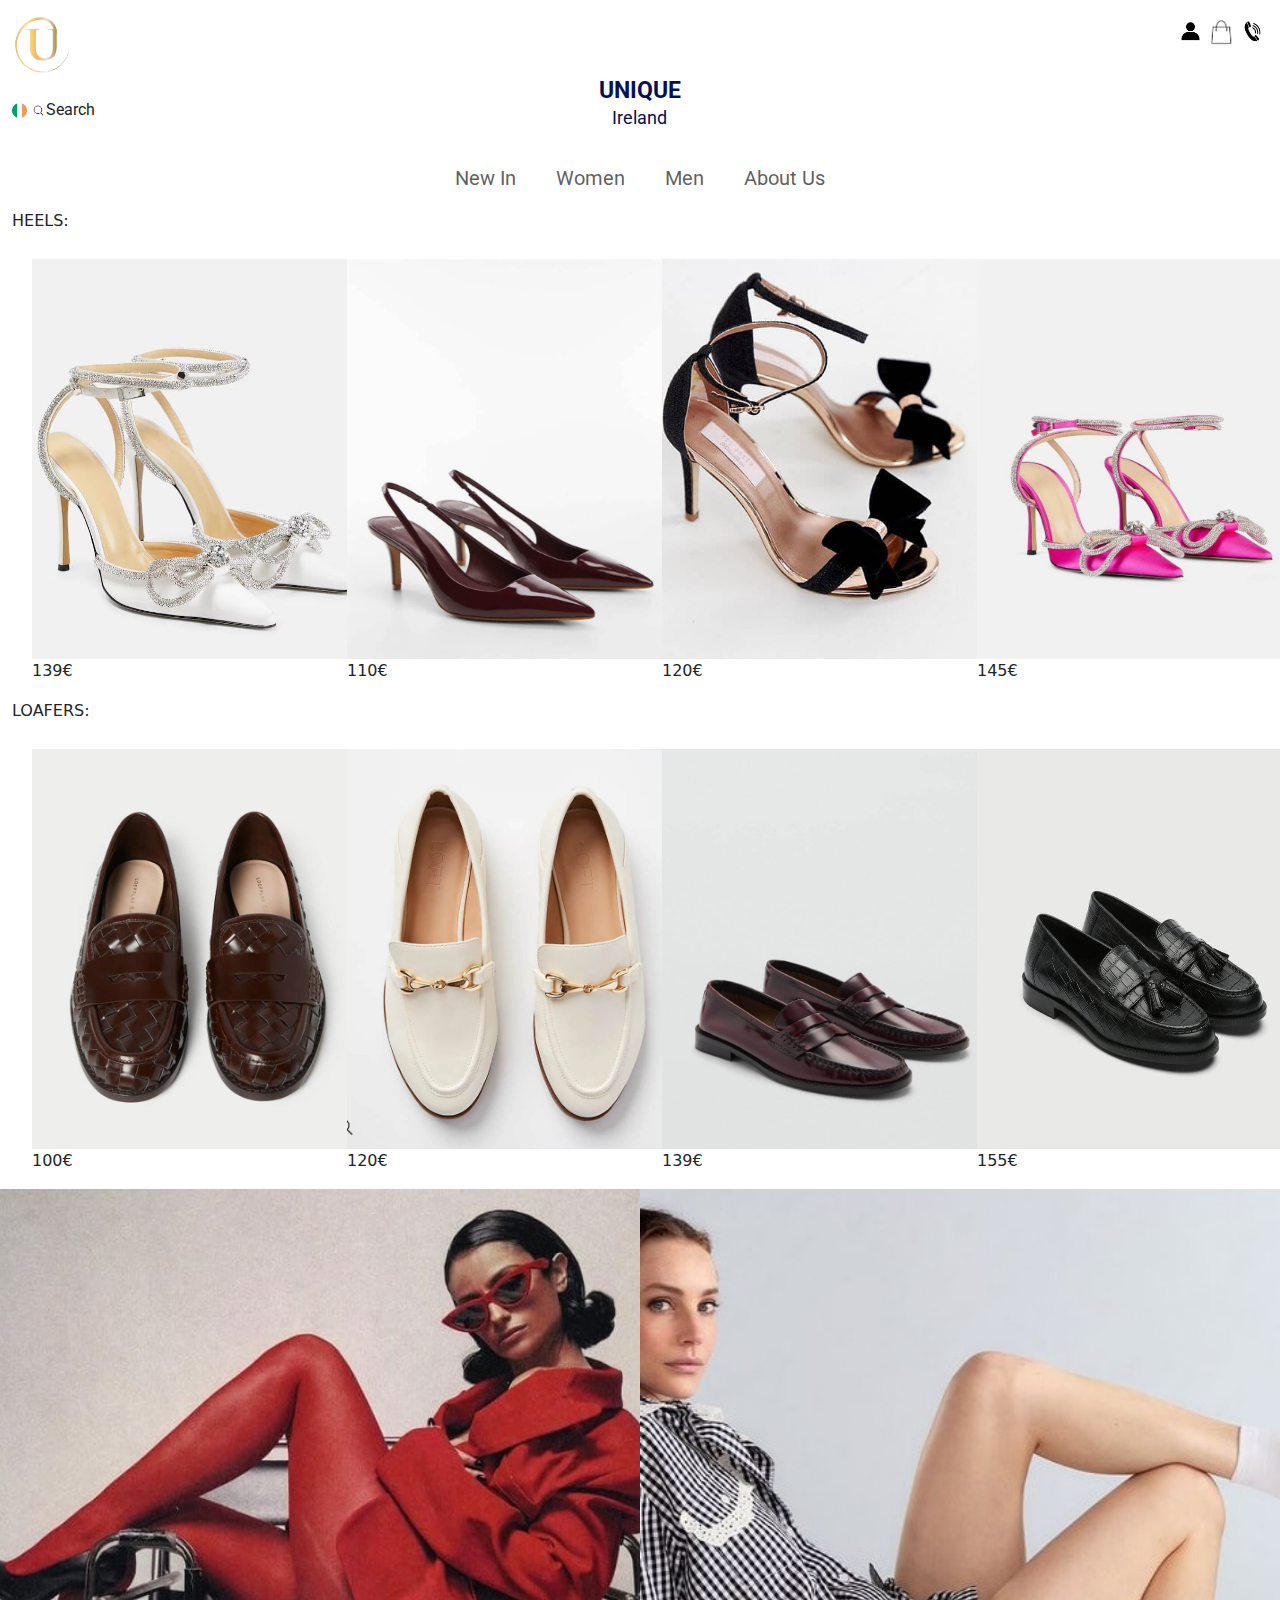
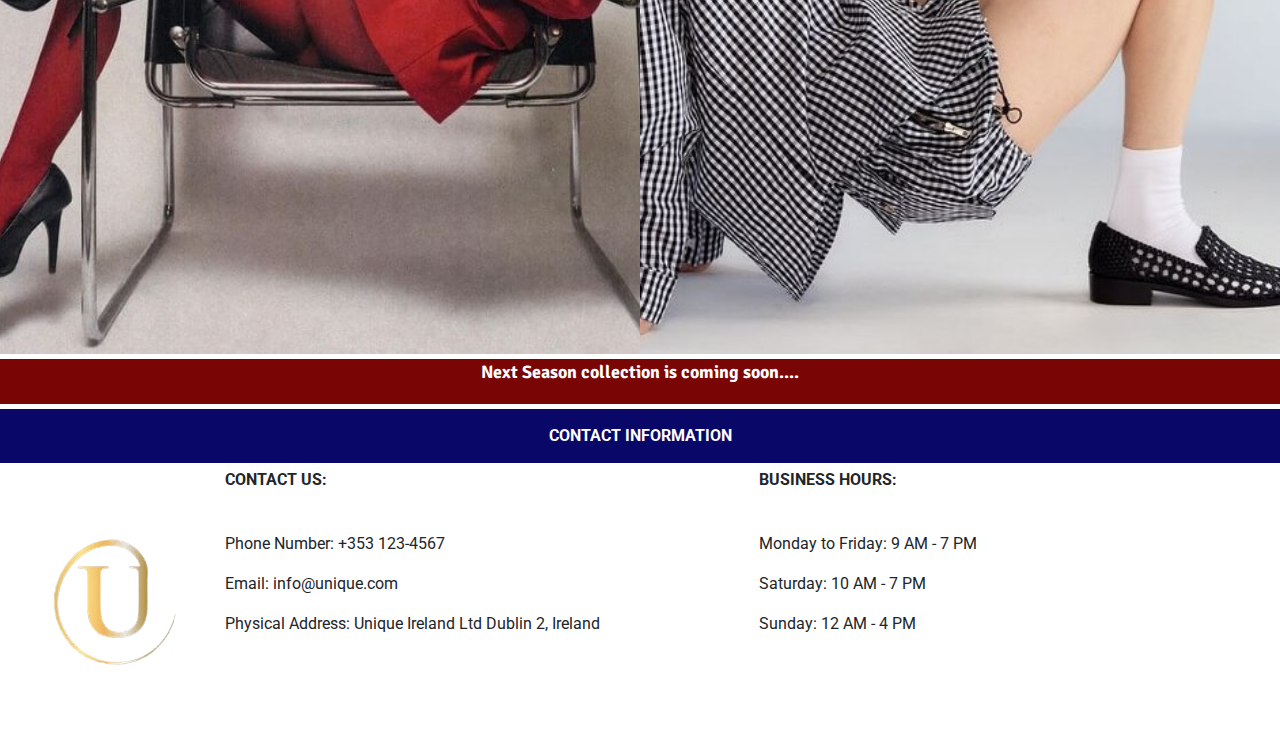
<file: pages/women.html>
<!-- Author: Angirmaa x24177032 -->
<!DOCTYPE html>
<html lang="en">
  <head>
    <meta charset="utf-8">
    <meta name="viewport" content="width=device-width, initial-scale=1">
    <meta
      name="description"
      content="The unique ireland online shoes shop website aims to provide customer order their desired durable leather shoes quick and easy way. We offer a wide range of shoes for both women and men">
    <meta name="robots" content="index,follow">
    <meta name="googlebot" content="index,follow">

    <title>women</title>
    <link rel="stylesheet" href="../css/style.css">
    <link
      href="https://fonts.googleapis.com/css2?family=Charm:wght@400;700&family=Roboto:ital,wght@0,100..900;1,100..900&family=Signika+Negative:wght@300..700&display=swap"
      rel="stylesheet">
    <link
      href="https://cdn.jsdelivr.net/npm/bootstrap@5.3.3/dist/css/bootstrap.min.css"
      rel="stylesheet"
      integrity="sha384-QWTKZyjpPEjISv5WaRU9OFeRpok6YctnYmDr5pNlyT2bRjXh0JMhjY6hW+ALEwIH"
      crossorigin="anonymous">
  </head>
  <body>
    <div class="container-fluid containerMain">
      <div class="row d-flex align-items-start justify-content-end mt-3">
        <div
          class="col-6 d-flex flex-column align-items-start justify-content-center"
        >
          <a href="../index.html">
            <img src="../imgs/index/logo.png" alt="logo" class="logo">
          </a>
        </div>
        <div class="col-6 d-flex justify-content-end">
          <a href="../pages/signup.html">
            <img
              src="../imgs/index/CreateAccountAvatar.png"
              alt="Account"
              class="icon"
            >
          </a>
          <img
            id="bag"
            src="../imgs/index/ShoppingBagAvatar.png"
            alt="Bag"
            class="icon"
          >
          <img
            id="contactus"
            src="../imgs/index/contactAvatar.png"
            alt="Phone"
            class="icon"
          >
        </div>
      </div>
      <div class="row d-flex align-items-center">
        <div class="col-4">
          <div class="d-flex align-items-center">
            <img src="../imgs/index/ireland.png" alt="Ireland" class="sicon">
            <img
              src="../imgs/index/search.png"
              alt="search"
              class="sicon ms-1"
            >
            <p class="serach">Search</p>
          </div>
        </div>
        <div class="col-4 d-flex justify-content-center">
          <div class="d-flex flex-column align-items-center">
            <p class="mbm5 shopName">UNIQUE</p>
            <p class="shopSubtitle">Ireland</p>
          </div>
        </div>
        <div class="col-4"></div>
      </div>
      <div id="navbar" class="row">
        <div class="container d-flex align-items-center justify-content-center">
          <nav class="navbar navbar-expand-sm">
            <ul class="navbar-nav gap-4">
              <li class="nav-item">
                <a class="nav-link nitem" href="./newin.html">New In</a>
              </li>
              <li class="nav-item">
                <a class="nav-link nitem" href="./women.html">Women</a>
              </li>
              <li class="nav-item">
                <a class="nav-link nitem" href="./men.html">Men</a>
              </li>
              <li class="nav-item">
                <a class="nav-link nitem" href="./aboutUs.html">About Us</a>
              </li>
            </ul>
          </nav>
        </div>
      </div>

      <div class="row heelsContent">
        <p>HEELS:</p>
      </div>
      <!-- Closing row heelsContent-->

      <div class="row heels">
        <div class="col-sm-3 col-md-6 col-lg-3 colHeelsWhite">
          <img
            onclick="myFunction()"
            class="heelsWhite"
            src="../imgs/women/heelsWhite.jpg"
            alt="Clickable image"
          >
          <p>139&euro;</p>
          <p id="heelsWhiteDef">Defination: White, Leather whith crystal</p>
        </div>
        <!-- Closing heelsWhite-->

        <div class="col-sm-3 col-md-6 col-lg-3 colHeelsBurgundy">
          <img
            onclick="myFunction2()"
            class="heelsBurgundy"
            src="../imgs/women/heelsBurgundy.jpg"
            alt="Clickable image"
          >
          <p>110&euro;</p>
          <p id="heelsBurgundyDef">Defination: Burgundy, 100% smooth leather</p>
        </div>
        <!-- Closing heelsBurgundy-->
        <div class="col-sm-3 col-md-6 col-lg-3 colHeelsBlack">
          <img
            onclick="myFunction3()"
            class="heelsBlack"
            src="../imgs/women/heelsBlack.jpg"
            alt="Clickable image"
          >
          <p>120&euro;</p>
          <p id="heelsBlackDef">Defination: Black, 100% suede leather</p>
        </div>
        <!-- Closing heelsBlack-->

        <div class="col-sm-3 col-md-6 col-lg-3 colHeelsPink">
          <img
            onclick="myFunction4()"
            class="heelsPink"
            src="../imgs/women/heelsPink.jpg"
            alt="Clickable image"
          >
          <p>145&euro;</p>
          <p id="heelsPinkDef">Defination: Pink, Leather whith crystal</p>
        </div>
        <!-- Closing heelsPink-->
      </div>
      <!-- Closing row heels-->

      <div class="row LoafersContent">
        <p>LOAFERS:</p>
      </div>
      <!-- Closing row loafersContent-->

      <div class="row loafers">
        <div class="col-sm-3 col-md-6 col-lg-3 colLoafersBrown">
          <img
            onclick="myFunction5()"
            class="loafersBrown"
            src="../imgs/women/loafersBrown.jpg"
            alt="Clickable image"
          >
          <p>100&euro;</p>
          <p id="loafersBrownDef">Defination: Brown, 100% smooth leather</p>
        </div>
        <!-- Closing loafersBrown-->

        <div class="col-sm-3 col-md-6 col-lg-3 colLoafersBeige">
          <img
            onclick="myFunction6()"
            class="loafersBeige"
            src="../imgs/women/loafersBeige.jpg"
            alt="Clickable image"
          >
          <p>120&euro;</p>
          <p id="loafersBeigeDef">
            Defination: Beige, 100% smooth leather, hand made
          </p>
        </div>
        <!-- Closing loafersBeige-->

        <div class="col-sm-3 col-md-6 col-lg-3 colLoafersBurgundy">
          <img
            onclick="myFunction7()"
            class="loafersBurgundy"
            src="../imgs/women/loafersBurgundy.jpg"
            alt="Clickable image"
          >
          <p>139&euro;</p>
          <p id="loafersBurgundyDef">
            Defination: Burgundy, 100% pull up leather,hand made
          </p>
        </div>
        <!-- Closing loafersBurgundy-->

        <div class="col-sm-3 col-md-6 col-lg-3 colLoafersBlack">
          <img
            onclick="myFunction8()"
            class="loafersBlack"
            src="../imgs/women/loafersBlack.jpg"
            alt="Clickable image"
          >
          <p>155&euro;</p>
          <p id="loafersBlackDef">Defination: Black, 100% capricorn leather</p>
        </div>
        <!-- Closing oafersBlack-->
      </div>
      <!-- Closing row loafers-->

      <div class="row womenImgRow">
        <div class="col-sm-6 col-md-6 col-lg-6 womenImg1"></div>
        <!-- Closing womenImg1-->

        <div class="col-sm-6 col-md-6 col-lg-6 womenImg2"></div>
        <!-- Closing womenImg2-->
      </div>
      <!-- Closing womenImgRow-->

      <div class="row newSeasonTextRow">
        <p class="newSeasonText">Next Season collection is coming soon....</p>
      </div>
      <!-- Closing newSeasonText-->

      <div class="row contactRow">CONTACT INFORMATION</div>
      <!-- Closing contact-->
      <div class="row contactInformationRow">
        <div class="col-sm-2 col-md-2 col-lg-2 footerLogoCol">
          <a href="../index.html">
            <img
              class="footerLogo" src="../imgs/index/logo.png" alt="this is the logo picture">
          </a>
        </div>
        <!-- Closing footerLogoCol-->

        <div class="col-sm-5 col-md-5 col-lg-5 contactNumbersCol">
          <p class="contactText">CONTACT US:</p>
          <br>
          <p>Phone Number: +353 123-4567</p>
          <p>Email: info@unique.com</p>
          <p>Physical Address: Unique Ireland Ltd Dublin 2, Ireland</p>
        </div>
        <!-- contactNumbersCol-->
        <div class="col-sm-5 col-md-5 col-lg-5 businessHoursCol">
          <p class="businessHoursText">BUSINESS HOURS:</p>
          <br>
          <p>Monday to Friday: 9 AM - 7 PM</p>
          <p>Saturday: 10 AM - 7 PM</p>
          <p>Sunday: 12 AM - 4 PM</p>
        </div>
        <!-- Closing businessHoursCol-->
      </div>
      <!-- Closing contact information row-->
    </div>
    <!-- Closing mainContainer-->

    <script>
      //Scroll to content
      document.getElementById("bag").addEventListener("click", function () {
        var destination = document.getElementById("navbar");
        var positionY = destination.offsetTop + destination.offsetHeight;
        window.scrollTo(0, positionY);
      });
      //Scroll to the contact section
      document
        .getElementById("contactus")
        .addEventListener("click", function () {
          window.scrollTo(0, document.body.scrollHeight);
        });

      //Onclick women section
      function myFunction() {
        const text = document.getElementById("heelsWhiteDef");
        if (text.style.display === "block") {
          text.style.display = "none";
        } else {
          text.style.display = "block";
        }
      }
      function myFunction2() {
        const text = document.getElementById("heelsBurgundyDef");
        if (text.style.display === "block") {
          text.style.display = "none";
        } else {
          text.style.display = "block";
        }
      }

      function myFunction3() {
        const text = document.getElementById("heelsBlackDef");
        if (text.style.display === "block") {
          text.style.display = "none";
        } else {
          text.style.display = "block";
        }
      }

      function myFunction4() {
        const text = document.getElementById("heelsPinkDef");
        if (text.style.display === "block") {
          text.style.display = "none";
        } else {
          text.style.display = "block";
        }
      }

      function myFunction5() {
        const text = document.getElementById("loafersBrownDef");
        if (text.style.display === "block") {
          text.style.display = "none";
        } else {
          text.style.display = "block";
        }
      }

      function myFunction6() {
        const text = document.getElementById("loafersBeigeDef");
        if (text.style.display === "block") {
          text.style.display = "none";
        } else {
          text.style.display = "block";
        }
      }

      function myFunction7() {
        const text = document.getElementById("loafersBurgundyDef");
        if (text.style.display === "block") {
          text.style.display = "none";
        } else {
          text.style.display = "block";
        }
      }

      function myFunction8() {
        const text = document.getElementById("loafersBlackDef");
        if (text.style.display === "block") {
          text.style.display = "none";
        } else {
          text.style.display = "block";
        }
      }
    </script>

    <script
      src="https://cdn.jsdelivr.net/npm/bootstrap@5.3.3/dist/js/bootstrap.bundle.min.js"
      integrity="sha384-YvpcrYf0tY3lHB60NNkmXc5s9fDVZLESaAA55NDzOxhy9GkcIdslK1eN7N6jIeHz"
      crossorigin="anonymous"
    ></script>
  </body>
</html>
</file>
<file: css/style.css>
.logoRow {
  height: 8vh;
}
.headingLogo {
  background-color: green;
}
.createAccount {
  background-color: yellow;
}
.shoppingBag {
  background-color: blue;
}
.mainContact {
  background-color: deeppink;
}
.shopNameRow {
  height: 6vh;
}
.countryLogo {
  background-color: yellow;
}
.search {
  background-color: grey;
}
.shopName {
  font-family: "Roboto", sans-serif;
  font-size: large;
}
.shopSubtitle {
  font-family: "Roboto", sans-serif;
  font-size: medium;
}

.navigationRow {
  height: 5vh;
  background-color: dimgray;
}
.newInRow {
  height: 85vh;
  margin-bottom: 5px;
}
.newInImg {
  background-image: url(../imgs/index/manWomenStyle.jpg);
  background-size: cover;
  background-position: center;
}
.newInText {
  background-color: #05098a;
  text-align: center;
  justify-content: center;
  align-content: center;
}
.newSeasonText {
  color: white;
  text-align: center;
  justify-content: center;
  font-family: "Roboto", sans-serif;
  font-weight: bold;
  font-size: 40px;
}

.shoppingButtonNewIn {
  color: white;
  font-family: "Roboto", sans-serif;
  font-size: 20px;
  font-weight: bold;
  border: none;
  cursor: pointer;
  transition: transform 0.3s ease;
  width: 400px;
  background-color: lightgrey;
  border-radius: 5px;
  margin-left: 2%;
  height: 60px;
}
.shoppingButtonNewIn:hover {
  transform: scale(1.2);
  color: #05098a;
}

.womenImgRow {
  height: 85vh;
  margin-bottom: 5px;
}
.womenImg1 {
  background-image: url(../imgs/index/womenStyle.jpg);
  background-size: cover;
  background-position: center;
}
.womenImg2 {
  background-image: url(../imgs/index/womenStyle2.jpg);
  background-size: cover;
  background-position: center;
}
.womenShopButton {
  height: 10vh;
  margin-bottom: 5px;
  background-color: #720303;
}
.confortZone {
  color: white;
  text-align: center;
  justify-content: center;
  font-family: "Roboto", sans-serif;
  font-weight: bold;
}
.shoppingButtonWomen {
  color: #720303;
  font-family: "Roboto", sans-serif;
  font-size: 20px;
  font-weight: bold;
  border: none;
  cursor: pointer;
  transition: transform 0.3s ease;
  background-color: lightgrey;
  border-radius: 5px;
}
.shoppingButtonWomen:hover {
  transform: scale(1.2);
  color: #720303;
}
.manImgRow {
  height: 85vh;
  margin-bottom: 5px;
}
.manImg1 {
  background-image: url(../imgs/index/manStyle.jpg);
  background-size: cover;
  background-position: center;
}
.manImg2 {
  background-image: url(../imgs/index/manStyle2.jpg);
  background-size: cover;
  background-position: center;
}
.manShopButton {
  height: 10vh;
  margin-bottom: 5px;
  background-color: #620774;
}

.exculisiveStyle {
  color: white;
  text-align: center;
  justify-content: center;
  font-family: "Roboto", sans-serif;
  font-weight: bold;
}

.shoppingButtonMan {
  color: #620774;
  font-family: "Roboto", sans-serif;
  font-size: 20px;
  font-weight: bold;
  border: none;
  cursor: pointer;
  transition: transform 0.3s ease;
  width: 200px;
  background-color: lightgrey;
  border-radius: 5px;
}
.shoppingButtonMan:hover {
  transform: scale(1.2);
  color: #620774;
}

.contactRow {
  height: 6vh;
  background-color: darkgray;
  color: white;
  justify-content: center;
  align-content: center;
  font-family: "Roboto", sans-serif;
  font-weight: bold;
  margin-bottom: 5px;
  background-color: #090868;
}
.contactInformationRow {
  height: 30vh;
}
.footerLogoCol {
  align-content: center;
}
.contactNumbersCol {
  font-family: "Roboto", sans-serif;
}

.businessHoursCol {
  font-family: "Roboto", sans-serif;
}
.footerLogo {
  width: 170px;
  height: auto;
  padding-left: 35px;
}
.contactText {
  font-weight: bold;
  font-size: 16px;
}
.businessHoursText {
  font-weight: bold;
  font-size: 16px;
}

.logo {
  width: 60px;
  height: auto;
  object-fit: contain;
}
.icon {
  width: 31px;
  height: auto;
  object-fit: contain;
}
.sicon {
  width: 15px;
  height: 15px;
  object-fit: contain;
}
.serach {
  font-family: "Roboto", sans-serif;
  margin: 0;
}
.mbm5 {
  margin-bottom: -5px;
  font-family: "Roboto", sans-serif;
  font-size: 23px;
  color: #021055;
  font-weight: bold;
}
.shopSubtitle {
  font-family: "Roboto", sans-serif;
  font-size: 18px;
  color: #021055;
}

.nitem {
  font-family: "Roboto", sans-serif !important;
}
.nav-item {
  font-family: "Roboto", sans-serif;
  font-size: 20px;
}

.product {
  height: 400px !important;
}

.iprice {
  display: none;
  font-family: "Roboto", sans-serif;
  margin-top: 20px;
}

.nicon {
  width: 200px;
  height: auto;
  object-fit: contain;
  transition: transform 0.3s ease, box-shadow 0.3s ease;
}

.nicon:hover {
  transform: scale(1.1);
  box-shadow: 5px 5px 10px rgba(0, 0, 0, 0.3);
}
/*Lottery game style*/
.spinwheel {
  position: fixed;
  background-color: white;
  padding: 2px;
  bottom: 30px;
  left: 30px;
  width: 100px;
  height: 100px;
  border-radius: 50px;
}

.rotate {
  animation: spinning 8s linear infinite;
}

@keyframes spinning {
  from {
    transform: rotate(0deg);
  }
  to {
    transform: rotate(360deg);
  }
}

/*Women page style*/
.heels {
  padding-left: 20px;
}

.heelsWhite {
  width: 330px;
  height: 400px;
  cursor: pointer;
  margin-top: 10px;
}

.heelsWhite:hover {
  transform: scale(1.1);
}

#heelsWhiteDef {
  font-family: "Signika Negative", sans-serif;
  display: none;
  color: #03025f;
  background-color: rgba(0, 0, 0, 0.1);
  align-items: center;
  justify-content: center;
}


.heelsBurgundy {
  width: 330px;
  height: 400px;
  cursor: pointer;
  margin-top: 10px;
}
.heelsBurgundy:hover {
  transform: scale(1.1);
}

#heelsBurgundyDef {
  font-family: "Signika Negative", sans-serif;
  display: none;
  color: #03025f;
  background-color: rgba(0, 0, 0, 0.1);
  align-items: center;
  justify-content: center;
}

.heelsBlack {
  width: 330px;
  height: 400px;
  cursor: pointer;
  margin-top: 10px;
}

.heelsBlack:hover {
  transform: scale(1.1);
}

#heelsBlackDef {
  font-family: "Signika Negative", sans-serif;
  display: none;
  color: #03025f;
  background-color: rgba(0, 0, 0, 0.1);
  align-items: center;
  justify-content: center;
}

.heelsPink {
  width: 330px;
  height: 400px;
  cursor: pointer;
  margin-top: 10px;
}

.heelsPink:hover {
  transform: scale(1.1);
}

#heelsPinkDef {
  font-family: "Signika Negative", sans-serif;
  display: none;
  color: #03025f;
  background-color: rgba(0, 0, 0, 0.1);
  align-items: center;
  justify-content: center;
}

/*WomenLoafers style*/
.loafers {
  padding-left: 20px;
}

.loafersBrown {
  width: 330px;
  height: 400px;
  cursor: pointer;
  margin-top: 10px;
}

.loafersBrown:hover {
  transform: scale(1.1);
}

#loafersBrownDef {
  font-family: "Signika Negative", sans-serif;
  display: none;
  color: #03025f;
  background-color: rgba(0, 0, 0, 0.1);
  align-items: center;
  justify-content: center;
}

.loafersBeige {
  width: 330px;
  height: 400px;
  cursor: pointer;
  margin-top: 10px;
}

.loafersBeige:hover {
  transform: scale(1.1);
}

#loafersBeigeDef {
  font-family: "Signika Negative", sans-serif;
  display: none;
  color: #03025f;
  background-color: rgba(0, 0, 0, 0.1);
  align-items: center;
  justify-content: center;
}

.loafersBurgundy {
   width: 330px;
  height: 400px;
  cursor: pointer;
  margin-top: 10px;
}

.loafersBurgundy:hover {
  transform: scale(1.1);
}

#loafersBurgundyDef {
  font-family: "Signika Negative", sans-serif;
  display: none;
  color: #03025f;
  background-color: rgba(0, 0, 0, 0.1);
  align-items: center;
  justify-content: center;
}

.loafersBlack {
  width: 330px;
  height: 400px;
  cursor: pointer;
  margin-top: 10px;
}

.loafersBlack:hover {
  transform: scale(1.1);
}

#loafersBlackDef {
  font-family: "Signika Negative", sans-serif;
  display: none;
  color: #03025f;
  background-color: rgba(0, 0, 0, 0.1);
  align-items: center;
  justify-content: center;
}

.newSeasonTextRow {
  height: 5vh;
  background-color: #7a0505;
  margin-bottom: 5px;
}

.newSeasonText {
  font-family: "Signika Negative", sans-serif;
  font-size: 18px;
  color: white;
} /*Finishing women page style*/

/* About Us page style*/
.aboutCompanyTextCol {
  background-color: rgba(0, 0, 0, 0.1);
  color: navy;
  font-family: "Signika Negative", sans-serif;
  font-size: 18px;
}
.missiontext {
  margin-top: 60px;
  margin-left: 20px;
}

.aboutCompany {
  margin-left: 20px;
}
.aboutCompanyRow {
  height: 85vh;
  margin-bottom: 5px;
}

.storeImgCol {
  background-image: url(../imgs/aboutUs/storeImage.jpg);
  background-size: cover;
  background-position: center;
}

.CommentMap {
  margin-bottom: 5px;
  height: 85vh;
}

.costumerCommentFormCol {
}

.submitComment {
  width: 20%;
  background-color: #076e18;
  color: white;
  font-size: 20px;
  font-family: "Roboto", sans-serif;
  border: none;
  border-radius: 3px;
  height: 5vh;
  font-weight: bold;
}

.comment {
  height: 25vh;
  width: 80%;
  border-radius: 3px;
  border: none;
  background-color: rgba(0, 0, 0, 0.1);
  
}
#comment:focus {
  animation: shake 0.2s;
}


@keyframes shake {
  0% { transform: translateX(0); }
  25% { transform: translateX(-2px); }
  50% { transform: translateX(2px); }
}


#email {
  width: 80%;
  border-radius: 3px;
  border: none;
  height: 5vh;
  background-color: rgba(0, 0, 0, 0.1);
}
#email:focus {
  animation: shake 0.2s;
}


@keyframes shake {
  0% { transform: translateX(0); }
  25% { transform: translateX(-2px); }
  50% { transform: translateX(2px); }
}

#name {
  width: 80%;
  border-radius: 3px;
  border: none;
  height: 5vh;
  background-color: rgba(0, 0, 0, 0.1);
}
#name:focus {
  animation: shake 0.2s;
}


@keyframes shake {
  0% { transform: translateX(0); }
  25% { transform: translateX(-2px); }
  50% { transform: translateX(2px); }
}
#commentForm {
  font-family: "Roboto", sans-serif;
  font-size: 15px;
  font-weight: bold;
}
#emailError {
  font-weight: normal;
  font-size: 15px;
  color: red;
  display: none;
}
.agreement {
  font-weight: normal;
}
.googleMap {
  width: 100%;
  height: 100%;
}


.roboto {
  font-family: "Roboto", sans-serif;
}

.signika {
  font-family: "Signika", sans-serif;
}
.error_tips {
  font-family: "Roboto", sans-serif;
  font-size: small;
  color: red;
  display: none;
}

.signup {
  background-image: url("../imgs/index/bg.jpg");
  background-size: cover;
  background-position: center;
  background-repeat: no-repeat;
  height: auto;
  margin: 0;
}
</file>
